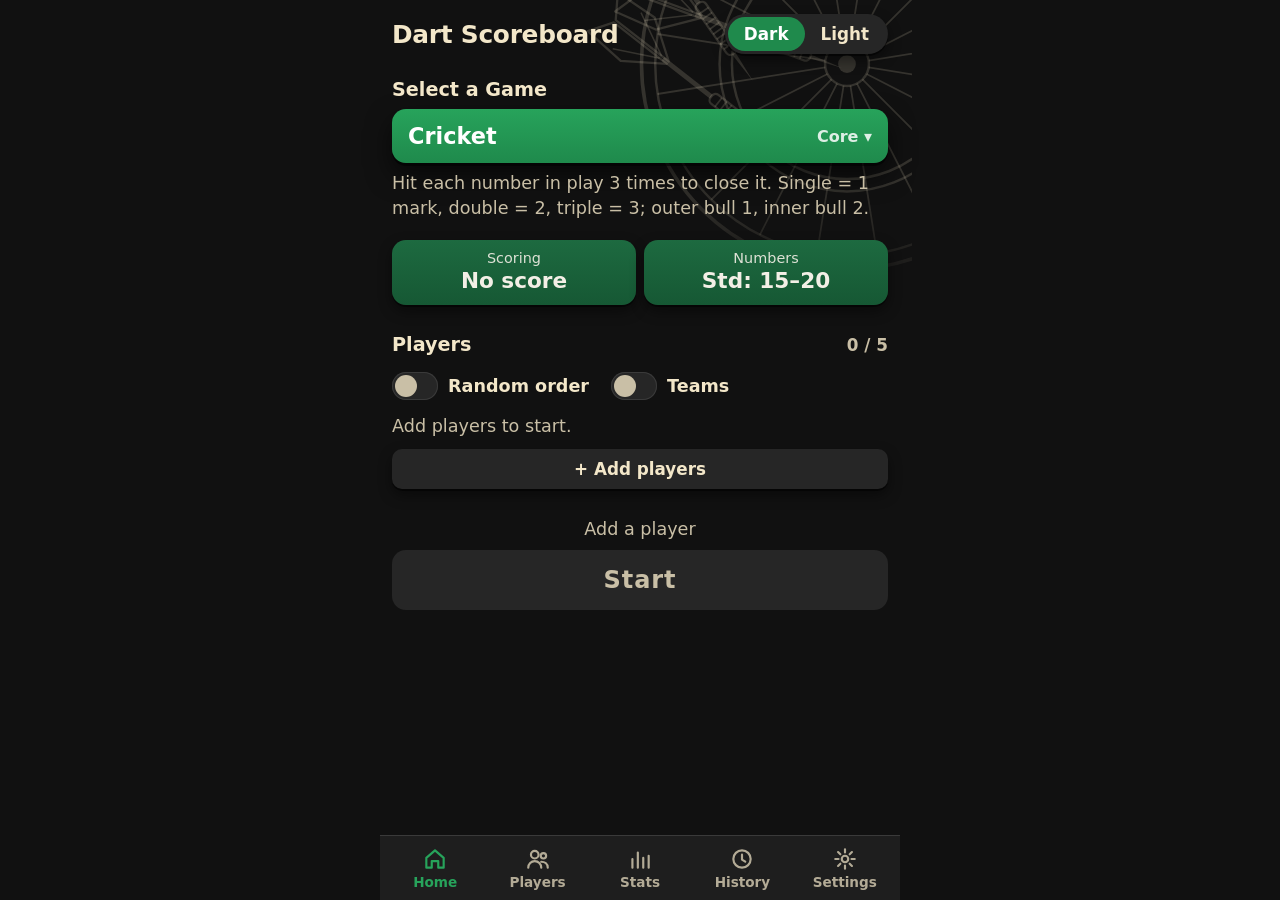
<file: index.html>
<!doctype html>
<html lang="en" data-theme="dark">
<head>
  <meta charset="utf-8">
  <meta name="viewport" content="width=device-width, initial-scale=1, viewport-fit=cover">
  <meta name="theme-color" content="#111111">
  <meta name="apple-mobile-web-app-capable" content="yes">
  <meta name="apple-mobile-web-app-status-bar-style" content="black">
  <title>Dart Scoreboard</title>
  <link rel="manifest" href="manifest.webmanifest">
  <link rel="icon" href="icons/icon.svg" type="image/svg+xml">
  <link rel="apple-touch-icon" href="icons/icon-180.png">
  <script>
    // Apply the saved theme before anything draws, so there's no flash.
    try { var t = localStorage.getItem('dartscoreboard.theme'); if (t === 'light' || t === 'dark') document.documentElement.dataset.theme = t; } catch (e) {}
  </script>
  <link rel="stylesheet" href="css/theme.css">
  <link rel="stylesheet" href="css/app.css">
  <script type="module" src="js/main.js"></script>
</head>
<body>
  <div class="app" id="app"></div>
</body>
</html>
</file>
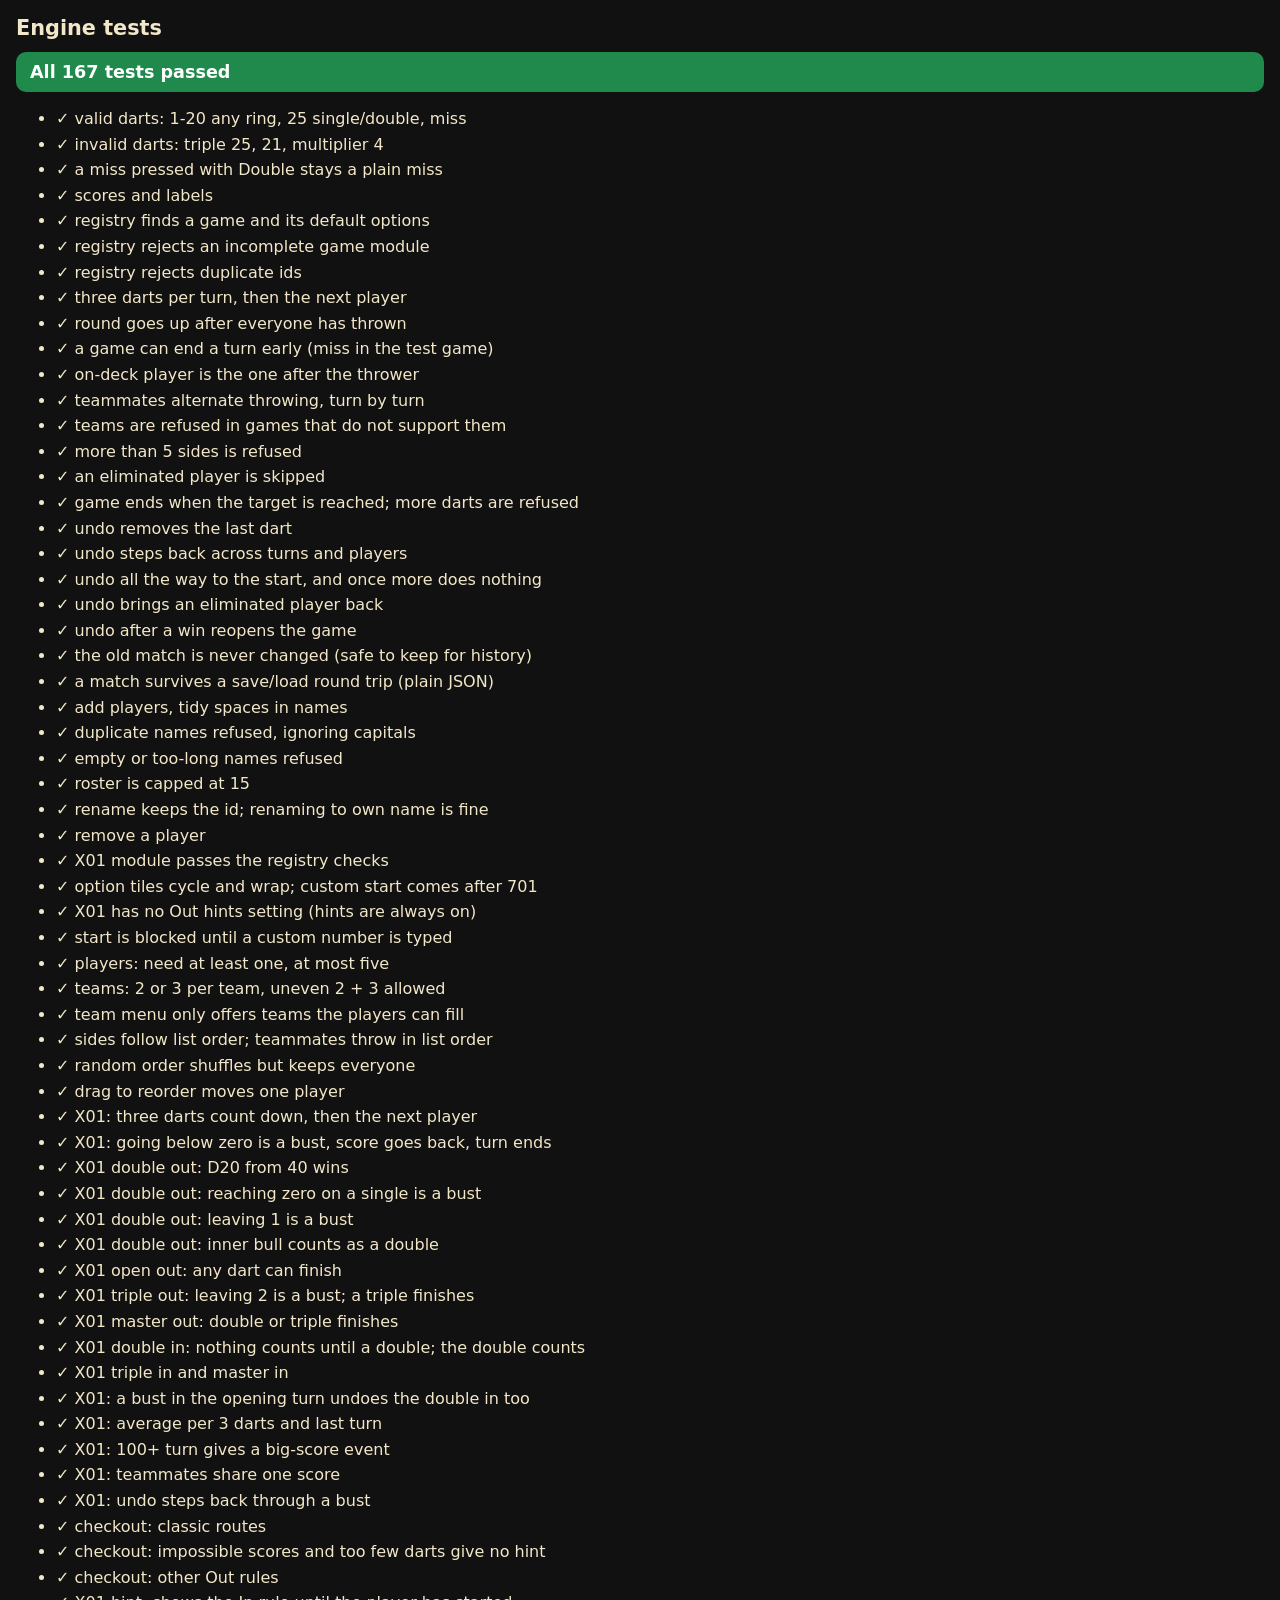
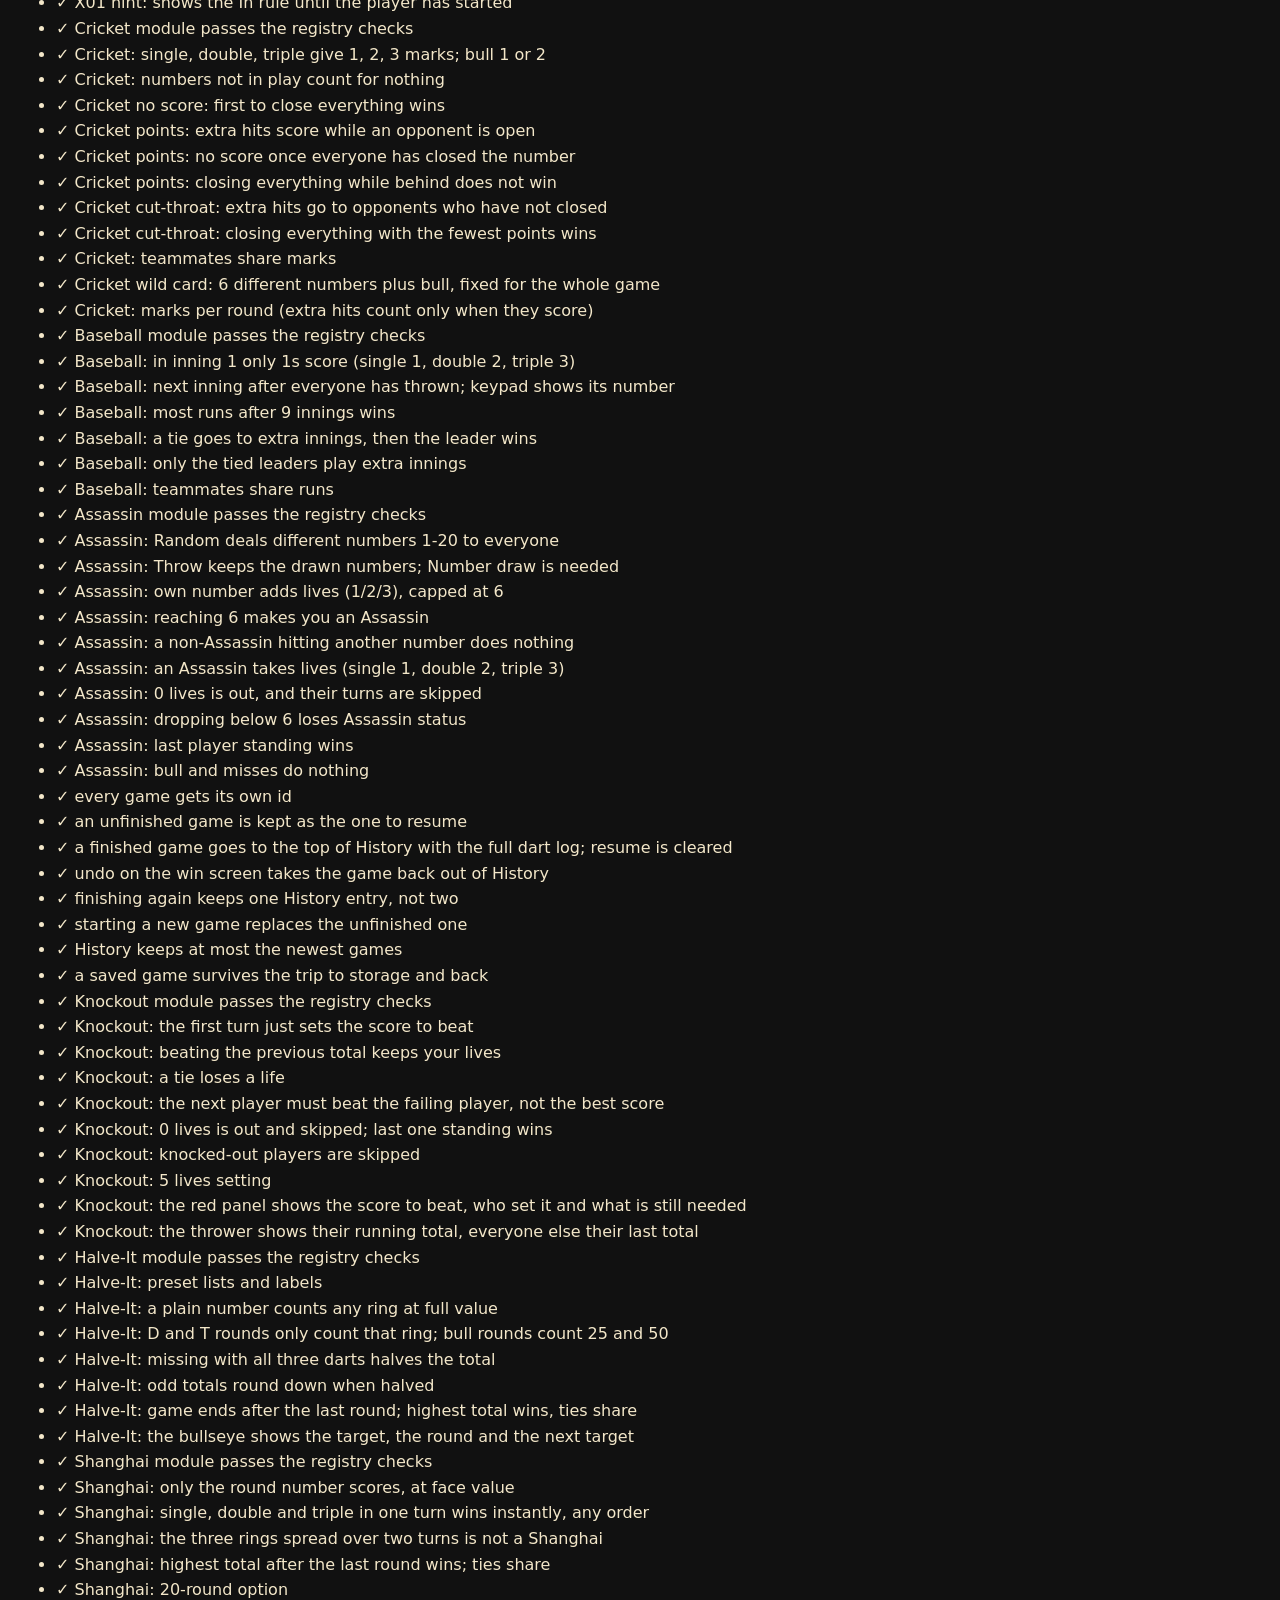
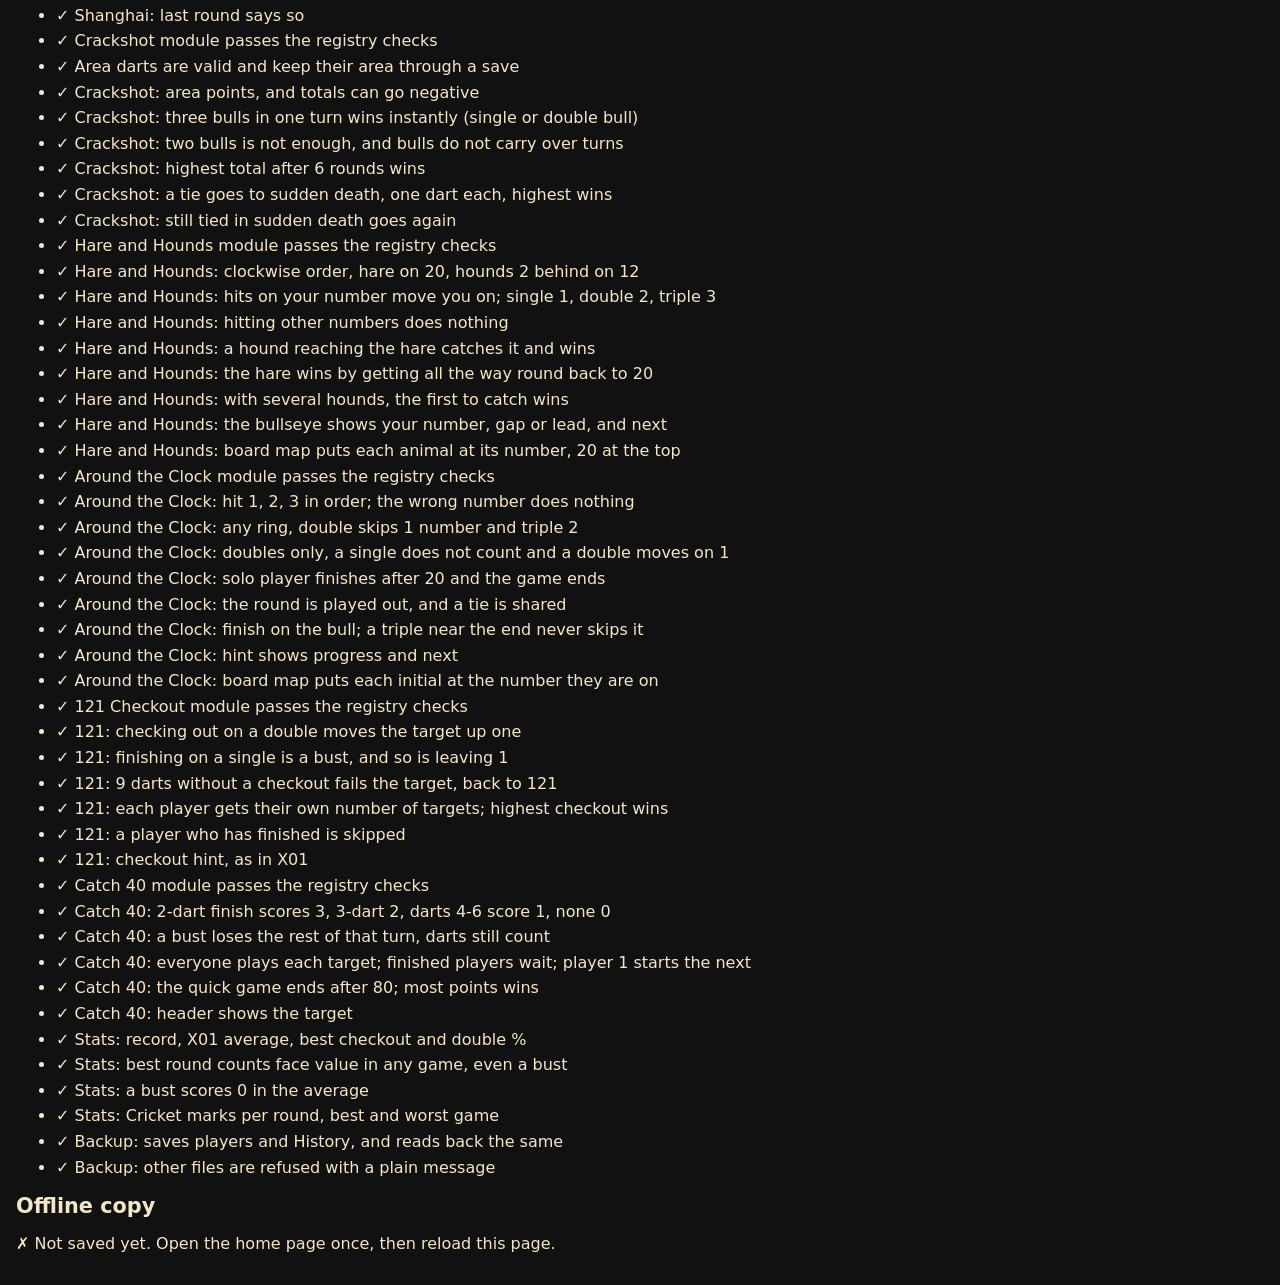
<file: tests/index.html>
<!doctype html>
<html lang="en" data-theme="dark">
<head>
  <meta charset="utf-8">
  <meta name="viewport" content="width=device-width, initial-scale=1">
  <title>Engine Tests</title>
  <link rel="stylesheet" href="../css/theme.css">
  <style>
    body { background: var(--page); color: var(--text); font-family: var(--font); margin: 0; padding: 16px; }
    h1 { font-size: 1.3rem; margin: 0 0 12px; }
    #summary { font-weight: 800; font-size: 1.1rem; padding: 10px 14px; border-radius: 10px; margin-bottom: 12px; }
    .pass { background: var(--thrower); color: var(--thrower-text); }
    .fail { background: var(--danger); color: var(--danger-text); }
    li { margin: 4px 0; line-height: 1.35; }
    li.bad { color: var(--danger); font-weight: 700; }
    pre { white-space: pre-wrap; font-size: 0.85rem; margin: 2px 0 8px; }
  </style>
</head>
<body>
  <h1>Engine tests</h1>
  <div id="summary">Running…</div>
  <ul id="results"></ul>
  <h1>Offline copy</h1>
  <p id="offline">Checking…</p>
  <script type="module" src="tests.js"></script>
</body>
</html>
</file>
<file: css/theme.css>
/* Colors for both themes. Every screen uses these variables, never raw colors.
   Dartboard palette: black, neutral greys, red, green, cream. No blue-tinted darks. */

:root,
:root[data-theme="dark"] {
  color-scheme: dark;

  /* page and surfaces */
  --page: #111111;
  --page-edge: #0b0b0b;
  --card: #262626;
  --card-text: #f3e7c9;
  --text: #f3e7c9;
  --text-muted: #c9bfa6;     /* still high contrast; never faint */
  --hairline: #3a3a3a;

  /* current thrower */
  --thrower-top: #27a35b;
  --thrower: #1f8a4c;
  --thrower-text: #ffffff;

  /* on-deck ("Next") */
  --next-outline: #f3e7c9;
  --next-tag-bg: #f3e7c9;
  --next-tag-text: #111111;

  /* checkout ("Out") bar */
  --hint-bg: rgba(39, 163, 91, 0.18);
  --hint-text: #8fe0ad;

  /* keypad band */
  --pad-band: #1e1e1e;
  --pad-border: #3a3a3a;
  --key: #2e2e2e;
  --key-top: #363636;
  --key-text: #f3e7c9;
  --key-double: #1f8a4c;
  --key-triple: #d7322d;
  --key-mod-text: #ffffff;

  /* darker, muted green: setup option tiles, quieter than the Game bar and Start */
  --accent-soft-top: #1d6a40;
  --accent-soft: #165834;
  --accent-soft-text: #f3efe6;

  /* bullseye target (Halve-It): faded treble red */
  --bull-ring: rgba(222, 58, 52, 0.55);
  --bull-gap: #1d1312;
  --bull-centre: rgba(222, 58, 52, 0.62);
  --bull-text: #ffffff;
  --bull-text-shadow: 0 2px 8px rgba(0, 0, 0, 0.6);

  /* small grey boxes, e.g. last turn's darts */
  --chip-bg: #3a3a3a;
  --chip-text: #f3e7c9;

  /* feedback */
  --danger: #d7322d;
  --danger-text: #ffffff;

  /* depth */
  --shadow-card: 0 2px 0 rgba(0, 0, 0, 0.5), 0 6px 14px rgba(0, 0, 0, 0.45);
  --shadow-thrower: 0 3px 0 rgba(0, 0, 0, 0.55), 0 12px 26px rgba(0, 0, 0, 0.6);
  --shadow-key: 0 2px 0 rgba(0, 0, 0, 0.6), 0 3px 6px rgba(0, 0, 0, 0.35);
}

:root[data-theme="light"] {
  color-scheme: light;

  --page: #f3e7c9;
  --page-edge: #eadcb8;
  --card: #fffaec;
  --card-text: #111111;
  --text: #111111;
  --text-muted: #3d3a33;
  --hairline: #d8caa6;

  --thrower-top: #27a35b;
  --thrower: #1f8a4c;
  --thrower-text: #ffffff;

  --next-outline: #111111;
  --next-tag-bg: #111111;
  --next-tag-text: #f3e7c9;

  --hint-bg: #d4efdc;
  --hint-text: #145c33;

  --pad-band: #000000;
  --pad-border: #000000;
  --key: #2e2e2e;
  --key-top: #363636;
  --key-text: #f3e7c9;
  --key-double: #1f8a4c;
  --key-triple: #d7322d;
  --key-mod-text: #ffffff;

  --accent-soft-top: #1d6a40;
  --accent-soft: #165834;
  --accent-soft-text: #f3efe6;

  --bull-ring: rgba(215, 50, 45, 0.5);
  --bull-gap: #f8eee3;
  --bull-centre: rgba(215, 50, 45, 0.58);
  --bull-text: #1a0a09;
  --bull-text-shadow: 0 1px 3px rgba(255, 250, 236, 0.8);

  --chip-bg: #dcd5c4;
  --chip-text: #111111;

  --danger: #d7322d;
  --danger-text: #ffffff;

  --shadow-card: 0 1px 0 rgba(60, 45, 10, 0.18), 0 4px 12px rgba(60, 45, 10, 0.18);
  --shadow-thrower: 0 2px 0 rgba(0, 0, 0, 0.25), 0 10px 22px rgba(20, 60, 30, 0.35);
  --shadow-key: 0 2px 0 rgba(0, 0, 0, 0.7), 0 3px 6px rgba(0, 0, 0, 0.4);
}

/* sizes and type, shared by both themes */
:root {
  --font: system-ui, -apple-system, "Segoe UI", Roboto, "Helvetica Neue", Arial, sans-serif;
  --radius-card: 14px;
  --radius-key: 10px;
  --gap: 8px;
  --gutter: 12px;
}

/* Setup screen dartboard art: cream on Dark, black on Light, very faint */
:root { --board-art: rgba(243, 231, 201, 0.16); }
:root[data-theme="light"] { --board-art: rgba(17, 17, 17, 0.11); }
</file>
<file: css/app.css>
/* Layout and components. Colors come only from css/theme.css variables. */

*, *::before, *::after { box-sizing: border-box; }

html, body { margin: 0; height: 100%; }

body {
  background: var(--page);
  color: var(--text);
  font-family: var(--font);
  -webkit-font-smoothing: antialiased;
  -webkit-tap-highlight-color: transparent;
  overscroll-behavior: none;
}

button { font: inherit; color: inherit; cursor: pointer; }

.app {
  max-width: 520px;
  min-height: 100%;
  margin: 0 auto;
  display: flex;
  flex-direction: column;
  padding-top: env(safe-area-inset-top);
}

/* ---------- top bar ---------- */
.topbar {
  display: flex;
  align-items: center;
  justify-content: space-between;
  gap: var(--gap);
  padding: 14px var(--gutter) 10px;
}
.topbar h1 { margin: 0; font-size: 1.55rem; white-space: nowrap; font-weight: 700; letter-spacing: -0.01em; }

.segmented {
  display: inline-flex;
  background: var(--card);
  border-radius: 999px;
  padding: 3px;
  box-shadow: var(--shadow-card);
}
.segmented button {
  border: 0;
  background: transparent;
  color: var(--card-text);
  font-weight: 700;
  font-size: 1.05rem;
  padding: 7px 16px;
  border-radius: 999px;
}
.segmented button[aria-pressed="true"] { background: var(--thrower); color: var(--thrower-text); }

/* ---------- sections ---------- */
.section { padding: 6px var(--gutter) 14px; }
.section h2 { margin: 8px 0; font-size: 1.2rem; font-weight: 700; }
.note { margin: 0; font-size: 1.1rem; color: var(--text-muted); line-height: 1.4; }
.note a { color: inherit; font-weight: 700; }

/* ---------- playing screen pieces (used by the step-1 preview) ---------- */
.game-header {
  display: flex;
  justify-content: space-between;
  font-weight: 500;
  font-size: 1.15rem;
  color: var(--text);
  padding: 0 2px 8px;
}

.cards { display: flex; flex-direction: column; gap: var(--gap); }

.card {
  position: relative;
  display: flex;
  align-items: center;
  justify-content: space-between;
  gap: var(--gap);
  background: var(--card);
  color: var(--card-text);
  border-radius: var(--radius-card);
  box-shadow: var(--shadow-card);
  padding: 8px 14px;
}
.card .name { font-weight: 600; letter-spacing: 0.01em; font-size: 1.35rem; }
.card .score { font-weight: 700; letter-spacing: 0.01em; font-size: 2.1rem; font-variant-numeric: tabular-nums; line-height: 1; }

.card.thrower {
  background: linear-gradient(var(--thrower-top), var(--thrower));
  color: var(--thrower-text);
  box-shadow: var(--shadow-thrower);
  padding: 12px 14px;
}
.card.thrower .slots { margin-top: 8px; }
.card.thrower .score { font-size: 3.8rem; }

.card.next { outline: 2px solid var(--next-outline); outline-offset: -2px; }
.card.next .score { font-size: 2.5rem; }

.tag {
  font-size: 0.85rem;
  font-weight: 700;
  text-transform: uppercase;
  letter-spacing: 0.06em;
  padding: 2px 7px;
  border-radius: 6px;
  background: var(--next-tag-bg);
  color: var(--next-tag-text);
  margin-left: 8px;
  vertical-align: middle;
}

.slots { display: flex; gap: 6px; }
.slot {
  min-width: 56px;
  padding: 6px 4px;
  text-align: center;
  font-size: 1.2rem;
  font-weight: 600;
  border-radius: 8px;
  background: rgba(0, 0, 0, 0.22);
}
.slot.empty { color: rgba(255, 255, 255, 0.45); }

.hint {
  display: grid;
  grid-template-columns: auto 1fr 1fr 1fr;
  align-items: center;
  margin-top: var(--gap);
  padding: 8px 14px;
  border-radius: var(--radius-card);
  background: var(--hint-bg);
  color: var(--hint-text);
  font-size: 1.35rem;
  font-weight: 600;
  letter-spacing: 0.02em;
}
.hint span { text-align: center; }
.hint .label { text-align: left; padding-right: 10px; }

/* ---------- keypad band: bottom of the screen, full width, straight top ---------- */
.keypad {
  margin-top: auto;
  background: var(--pad-band);
  border-top: 1px solid var(--pad-border);
  padding: 10px 8px calc(10px + env(safe-area-inset-bottom));
  display: grid;
  grid-template-columns: repeat(7, 1fr);
  gap: 7px;
}
.key {
  border: 0;
  height: 58px;
  border-radius: var(--radius-key);
  background: linear-gradient(var(--key-top), var(--key));
  color: var(--key-text);
  font-size: 1.7rem;
  font-weight: 500;
  box-shadow: var(--shadow-key);
}
.key:active { transform: translateY(1px); box-shadow: none; }
.keypad .bottom { grid-column: 1 / -1; display: grid; grid-template-columns: 1fr 2fr 2fr 2fr; gap: 7px; }
.key.double { background: var(--key-double); color: var(--key-mod-text); font-size: 1.25rem; font-weight: 600; letter-spacing: 0.05em; }
.key.triple { background: var(--key-triple); color: var(--key-mod-text); font-size: 1.25rem; font-weight: 600; letter-spacing: 0.05em; }
.key.undo { font-size: 1.25rem; font-weight: 600; }
.key[aria-pressed="true"] { outline: 3px solid var(--key-text); outline-offset: -3px; }

/* ================= step 2: screens, setup, players ================= */

.screen { flex: 1; padding-bottom: 12px; }
.count { font-weight: 600; color: var(--text-muted); font-size: 1.05rem; }
.note.small { font-size: 0.95rem; }
.note.center { text-align: center; margin-bottom: 8px; }
.row-between { display: flex; align-items: baseline; justify-content: space-between; }
.error { margin: 8px 0 0; color: var(--danger); font-weight: 600; font-size: 1.05rem; }

/* buttons */
.btn {
  border: 0;
  border-radius: var(--radius-key);
  background: var(--card);
  color: var(--card-text);
  font-weight: 600;
  font-size: 1.05rem;
  padding: 10px 14px;
  box-shadow: var(--shadow-card);
}
.btn.primary { background: var(--thrower); color: var(--thrower-text); }
.btn.danger { background: var(--danger); color: var(--danger-text); }
.btn.wide { width: 100%; margin-top: 10px; }
.btn.icon-btn { padding: 10px 13px; }
.btn:disabled, .chip:disabled { opacity: 0.45; cursor: default; }

/* text inputs */
input {
  font: inherit;
  font-size: 1.1rem;
  color: var(--card-text);
  background: var(--card);
  border: 1px solid var(--hairline);
  border-radius: var(--radius-key);
  padding: 10px 12px;
  min-width: 0;
}
input:focus { outline: 2px solid var(--thrower-top); outline-offset: 0; }
.add-row { display: flex; gap: var(--gap); width: 100%; }
.add-row input { flex: 1; }

/* game picker */
.game-pick {
  width: 100%;
  display: flex;
  justify-content: space-between;
  align-items: center;
  border: 0;
  border-radius: var(--radius-card);
  background: var(--card);
  color: var(--card-text);
  box-shadow: var(--shadow-card);
  padding: 14px 16px;
  font-size: 1.4rem;
  font-weight: 700;
}
.pick-group { font-size: 1rem; font-weight: 600; color: var(--text-muted); }
.rules { margin-top: 8px; }
.game-list { margin-top: 8px; display: grid; gap: 10px; }
.group-name { font-weight: 700; font-size: 0.95rem; text-transform: uppercase; letter-spacing: 0.06em; color: var(--text-muted); margin-bottom: 4px; }
.game-option {
  border: 0; border-radius: var(--radius-key); padding: 10px 14px; margin: 0 6px 6px 0;
  background: var(--card); color: var(--card-text); font-weight: 600; font-size: 1.1rem; box-shadow: var(--shadow-card);
}
.game-option[aria-pressed="true"] { background: var(--thrower); color: var(--thrower-text); }

/* option tiles: tap to cycle */
.tiles { display: grid; grid-template-columns: repeat(auto-fit, minmax(76px, 1fr)); gap: var(--gap); }
.tile {
  border: 0;
  border-radius: var(--radius-card);
  background: linear-gradient(var(--thrower-top), var(--thrower));
  color: var(--thrower-text);
  box-shadow: var(--shadow-card);
  padding: 10px 6px 12px;
  display: flex;
  flex-direction: column;
  align-items: center;
  gap: 2px;
}
.tile.off { background: var(--card); color: var(--card-text); }
.tile-label { font-size: 0.9rem; font-weight: 500; opacity: 0.9; }
.tile-value { font-size: 1.35rem; font-weight: 700; }
.tile:active { transform: translateY(1px); }
.custom-row { display: flex; align-items: center; justify-content: space-between; gap: 10px; margin-top: 10px; font-weight: 600; font-size: 1.05rem; }
.custom-row input { width: 9em; }

/* switches */
.switches { display: flex; flex-wrap: wrap; gap: 10px 22px; margin: 4px 0 10px; }
.switch { display: inline-flex; align-items: center; gap: 10px; border: 0; background: none; padding: 4px 0; font-size: 1.1rem; font-weight: 600; }
.switch-track { width: 46px; height: 28px; border-radius: 999px; background: var(--card); box-shadow: inset 0 0 0 1px var(--hairline); position: relative; transition: background 0.15s; }
.switch-knob { position: absolute; top: 3px; left: 3px; width: 22px; height: 22px; border-radius: 50%; background: var(--text-muted); transition: transform 0.15s, background 0.15s; }
.switch[aria-checked="true"] .switch-track { background: var(--thrower); }
.switch[aria-checked="true"] .switch-knob { transform: translateX(18px); background: #ffffff; }

/* picked players and roster list */
.picked, .list { list-style: none; margin: 0; padding: 0; display: flex; flex-direction: column; gap: 6px; }
.pick-row, .list-row {
  display: flex; align-items: center; gap: 10px;
  background: var(--card); color: var(--card-text);
  border-radius: var(--radius-card); box-shadow: var(--shadow-card);
  padding: 6px 8px 6px 6px;
}
.list-row { padding-left: 14px; }
.row-name { flex: 1; font-size: 1.3rem; font-weight: 600; letter-spacing: 0.01em; overflow: hidden; text-overflow: ellipsis; white-space: nowrap; }
.picked { user-select: none; -webkit-user-select: none; }
.handle { display: grid; place-items: center; width: 40px; height: 40px; color: var(--text-muted); touch-action: none; cursor: grab; }
.pick-row.dragging { outline: 2px solid var(--thrower-top); box-shadow: var(--shadow-thrower); }
.team-badge {
  width: 40px; height: 40px; border-radius: 50%;
  border: 2px solid var(--card-text); background: transparent; color: var(--card-text);
  font-weight: 700; font-size: 1.1rem;
}
.add-panel { margin-top: 10px; }
.chips { display: flex; flex-wrap: wrap; gap: 6px; margin-bottom: 10px; }
.chip {
  border: 1px solid var(--hairline); border-radius: 999px; background: var(--card); color: var(--card-text);
  padding: 8px 14px; font-weight: 600; font-size: 1.05rem;
}

/* start button */
.start-wrap { padding-top: 14px; }
.start {
  width: 100%; border: 0; border-radius: var(--radius-card); padding: 16px;
  background: linear-gradient(var(--thrower-top), var(--thrower)); color: var(--thrower-text);
  font-size: 1.5rem; font-weight: 700; letter-spacing: 0.04em; box-shadow: var(--shadow-thrower);
}
.start:disabled { background: var(--card); color: var(--text-muted); box-shadow: none; cursor: default; }

/* bottom navigation */
.tabbar {
  position: sticky; bottom: 0;
  display: grid; grid-template-columns: repeat(5, 1fr);
  background: var(--pad-band); border-top: 1px solid var(--pad-border);
  padding: 6px 4px calc(6px + env(safe-area-inset-bottom));
}
.tabbar button { border: 0; background: none; color: var(--key-text); opacity: 0.7; display: flex; flex-direction: column; align-items: center; gap: 2px; font-size: 0.85rem; font-weight: 600; padding: 4px 0; }
.tabbar button[aria-current="page"] { opacity: 1; color: var(--thrower-top); }
.icon { width: 26px; height: 26px; fill: none; stroke: currentColor; stroke-width: 2; stroke-linecap: round; stroke-linejoin: round; }

/* playing screen (step 2 placeholder) */
.match { display: flex; flex-direction: column; min-height: 100vh; min-height: 100dvh; }
.match-top { display: flex; align-items: center; justify-content: space-between; gap: 10px; padding: 10px var(--gutter) 0; }
.members { display: flex; gap: 10px; font-size: 1rem; font-weight: 500; opacity: 0.85; margin-top: 2px; }
.members .up { font-weight: 700; opacity: 1; text-decoration: underline; text-underline-offset: 4px; }

/* pop-up menu (bottom sheet) for option tiles and team letters */
.sheet-backdrop { position: fixed; inset: 0; background: rgba(0, 0, 0, 0.55); z-index: 10; }
.sheet {
  position: fixed; left: 0; right: 0; bottom: 0; z-index: 11;
  max-width: 520px; margin: 0 auto; max-height: 85vh; overflow-y: auto;
  background: var(--page); color: var(--text);
  border-radius: 20px 20px 0 0; box-shadow: 0 -10px 30px rgba(0, 0, 0, 0.5);
  padding: 14px var(--gutter) calc(16px + env(safe-area-inset-bottom));
  animation: sheet-up 0.16s ease-out;
}
@keyframes sheet-up { from { transform: translateY(30px); opacity: 0; } to { transform: none; opacity: 1; } }
.sheet-head { display: flex; justify-content: space-between; align-items: flex-start; gap: 10px; margin-bottom: 12px; }
.sheet-title { font-size: 1.4rem; font-weight: 700; }
.sheet-rows { display: flex; flex-direction: column; gap: 8px; }
.sheet-row {
  min-height: 60px; width: 100%; text-align: left;
  display: flex; flex-direction: column; justify-content: center; gap: 2px;
  border: 0; border-radius: var(--radius-card); padding: 10px 16px;
  background: var(--card); color: var(--card-text); box-shadow: var(--shadow-card);
}
.sheet-row[aria-pressed="true"] { background: linear-gradient(var(--thrower-top), var(--thrower)); color: var(--thrower-text); }
.sheet-label { font-size: 1.35rem; font-weight: 700; }
.sheet-desc { font-size: 1rem; font-weight: 500; opacity: 0.85; }

/* ================= step 3: live playing screen ================= */

.match { height: 100vh; height: 100dvh; min-height: 0; overflow: hidden; }
.match-top { padding: 8px var(--gutter) 6px; gap: 10px; }
.match-top .game-header { flex: 1; padding: 0; gap: 8px; }
.btn.small-btn { padding: 7px 11px; font-size: 0.95rem; }
.match .cards { padding: 0 var(--gutter); flex: 1; min-height: 0; overflow-y: auto; }
.match .hint { margin: var(--gap) var(--gutter) 0; }
.hint-wide { grid-column: 2 / -1; text-align: left !important; font-size: 1.1rem; }

.card-left { min-width: 0; }
.stats { font-size: 0.9rem; font-weight: 500; opacity: 0.8; margin-top: 2px; white-space: nowrap; overflow: hidden; text-overflow: ellipsis; }
.turn-row { display: flex; align-items: center; gap: 10px; margin-top: 8px; }
.turn-total { font-size: 1.5rem; font-weight: 700; min-width: 2ch; }

.key:disabled { opacity: 0.3; box-shadow: none; }
.key.undo:disabled { opacity: 0.45; }

/* 4 or 5 players/teams: tighter cards so all fit with the keypad */
.match.n4 .card, .match.n5 .card { padding-top: 5px; padding-bottom: 5px; }
.match.n4 .card .score, .match.n5 .card .score { font-size: 1.8rem; }
.match.n4 .card.next .score, .match.n5 .card.next .score { font-size: 2.1rem; }
.match.n4 .card.thrower .score, .match.n5 .card.thrower .score { font-size: 3.2rem; }
.match.n5 .card.thrower { padding-top: 8px; padding-bottom: 8px; }
.match.n5 .stats { display: none; }
.match.n5 .card.thrower .stats { display: block; }
.match.n4 .cards, .match.n5 .cards { gap: 6px; }

/* short feedback pop-ups */
.toast {
  position: fixed; left: 50%; top: 30%; transform: translateX(-50%); z-index: 20;
  padding: 14px 34px; border-radius: 18px; font-size: 2.6rem; font-weight: 700; letter-spacing: 0.04em;
  box-shadow: var(--shadow-thrower); pointer-events: none;
  animation: pop 0.18s ease-out;
}
.toast.bust { background: var(--danger); color: var(--danger-text); text-transform: uppercase; }
.toast.big { background: linear-gradient(var(--thrower-top), var(--thrower)); color: var(--thrower-text); }
@keyframes pop { from { transform: translateX(-50%) scale(0.7); opacity: 0; } to { transform: translateX(-50%) scale(1); opacity: 1; } }

/* game over */
.win-title { font-size: 1.8rem; font-weight: 700; text-align: center; margin: 6px 0 14px; color: var(--thrower-top); }
.sheet-row.danger { background: var(--danger); color: var(--danger-text); }
.sheet > .note { margin: 6px 0 12px; }
.match-top .game-header { font-size: 1rem; align-items: center; }
.match-top .game-header span:last-child { white-space: nowrap; }
.btn.small-btn { font-size: 1.4rem; line-height: 1; padding: 6px 13px 8px; }
.card.thrower .slots { margin-top: 6px; }
.stats b { font-weight: 700; opacity: 1; }
.card.thrower .stats { opacity: 0.95; margin-top: 6px; }

/* ================= step 4: Cricket marks board ================= */

.marks-board {
  flex: 1; min-height: 0;
  margin: 0 var(--gutter);
  display: grid;
  grid-template-columns: 58px repeat(var(--cols), minmax(0, 1fr));
  grid-template-rows: auto repeat(var(--rows), minmax(34px, 1fr));
  gap: 4px;
}
.mcorner { }
.mhead {
  position: relative;
  min-width: 0;
  background: var(--card); color: var(--card-text);
  border-radius: 12px 12px 6px 6px; box-shadow: var(--shadow-card);
  padding: 8px 4px 6px; text-align: center;
}
.mhead.thrower { background: linear-gradient(var(--thrower-top), var(--thrower)); color: var(--thrower-text); box-shadow: var(--shadow-thrower); }
.mhead.next { outline: 2px solid var(--next-outline); outline-offset: -2px; }
.mhead .tag { position: absolute; top: -9px; left: 50%; transform: translateX(-50%); margin: 0; font-size: 0.7rem; padding: 1px 6px; }
.mname { font-size: 1.05rem; font-weight: 600; letter-spacing: 0.01em; white-space: nowrap; overflow: hidden; text-overflow: ellipsis; }
.mmembers { font-size: 0.78rem; font-weight: 500; opacity: 0.85; white-space: nowrap; overflow: hidden; text-overflow: ellipsis; }
.mmembers .up { font-weight: 700; opacity: 1; text-decoration: underline; text-underline-offset: 3px; }
.mpoints { font-size: 1.6rem; font-weight: 700; line-height: 1.1; margin-top: 2px; font-variant-numeric: tabular-nums; }

.mlabel {
  display: grid; place-items: center;
  border-radius: 10px;
  background: var(--key); color: var(--key-text);
  font-size: 1.35rem; font-weight: 700;
}
.mlabel.dead { opacity: 0.35; text-decoration: line-through; }
.mcell {
  display: grid; place-items: center; min-height: 0;
  background: var(--card); color: var(--card-text); border-radius: 8px;
}
.mcell.thrower { box-shadow: inset 0 0 0 2px var(--thrower-top); }
.mcell.dead { opacity: 0.45; }
.mark { width: 30px; height: 30px; fill: none; stroke: currentColor; stroke-width: 3; stroke-linecap: round; }

.turn-strip {
  display: flex; align-items: center; gap: 10px;
  margin: var(--gap) var(--gutter) 0; padding: 8px 12px;
  border-radius: var(--radius-card);
  background: linear-gradient(var(--thrower-top), var(--thrower)); color: var(--thrower-text);
  box-shadow: var(--shadow-thrower);
}
.strip-name { font-weight: 700; font-size: 1.15rem; flex: 1; min-width: 0; white-space: nowrap; overflow: hidden; text-overflow: ellipsis; }
.strip-stat { font-size: 0.95rem; font-weight: 600; white-space: nowrap; }
.turn-strip .slot { min-width: 48px; font-size: 1.05rem; }
.match.n5 .marks-board { grid-template-columns: 50px repeat(5, minmax(0, 1fr)); gap: 3px; }
.match.n5 .mname { font-size: 0.95rem; }
.match.n5 .mpoints { font-size: 1.35rem; }
.match.n4 .mname { font-size: 0.95rem; }
.match.n5 .mname { font-size: 0.85rem; letter-spacing: 0; }
.match.n4 .mhead, .match.n5 .mhead { padding-left: 2px; padding-right: 2px; }

/* Cricket board v2 (Mark's feedback 2026-11-18): shorter rows, bigger marks,
   a "Darts" row under every column, no separate turn strip. */
.marks-board {
  flex: 1;
  align-content: start;
  grid-template-rows: auto repeat(var(--rows), 40px) auto;
}
.mcell { padding: 1px; }
.mark { width: 36px; height: 36px; stroke-width: 3.2; }
.mpoints { font-size: 1.45rem; }
.mstat { font-size: 0.72rem; font-weight: 600; opacity: 0.85; white-space: nowrap; overflow: hidden; text-overflow: ellipsis; }
.mlabel.throws-label { font-size: 0.8rem; font-weight: 600; background: none; color: var(--text-muted); }

.mthrows {
  display: grid; grid-template-columns: repeat(3, minmax(0, 1fr)); gap: 2px;
  background: var(--chip-bg); color: var(--chip-text);
  border-radius: 8px; padding: 4px 2px;
  font-size: 0.82rem; font-weight: 600; text-align: center;
  font-variant-numeric: tabular-nums; letter-spacing: -0.01em;
}
.mthrows span { white-space: nowrap; overflow: hidden; }
.mthrows.now { background: linear-gradient(var(--thrower-top), var(--thrower)); color: var(--thrower-text); box-shadow: var(--shadow-card); }
.match.n4 .mthrows, .match.n5 .mthrows { font-size: 0.7rem; padding: 4px 1px; gap: 1px; letter-spacing: -0.03em; }

/* word keys like "Bull" */
.key.word { font-size: 1.15rem; }

/* Cricket board v3 (Mark, 2026-11-18): rows about 35% taller (40 -> 54px) where the
   screen has room, never shorter than 40px; marks grow with the row. */
.marks-board { grid-template-rows: auto repeat(var(--rows), minmax(40px, 54px)) auto; }
.mcell { overflow: hidden; }
.mark { width: auto; height: min(48px, calc(100% - 6px)); aspect-ratio: 1; stroke-width: 3.4; }

/* ================= step 5: Baseball and Assassin ================= */

/* lives as pips (Assassin) */
.lives { display: flex; gap: 5px; margin-top: 6px; }
.pip { width: 14px; height: 14px; border-radius: 50%; border: 2px solid currentColor; opacity: 0.5; }
.pip.on { background: currentColor; opacity: 1; }
.badge {
  margin-left: 8px; vertical-align: middle;
  font-size: 0.75rem; font-weight: 700; letter-spacing: 0.06em; text-transform: uppercase;
  padding: 2px 7px; border-radius: 6px;
  background: var(--card-text); color: var(--card);
}
.card.thrower .badge { background: var(--thrower-text); color: var(--thrower); }
.badge.badge-out { background: var(--danger); color: var(--danger-text); }
.card.is-out { opacity: 0.45; }
.main-label { font-size: 0.9rem; font-weight: 600; opacity: 0.8; margin-right: 4px; vertical-align: top; }
.match.n4 .lives .pip, .match.n5 .lives .pip { width: 11px; height: 11px; }
.match.n5 .lives { margin-top: 3px; }

/* feedback pop-ups with longer text */
.toast.long { font-size: 1.6rem; white-space: nowrap; max-width: calc(100vw - 24px); text-align: center; padding: 12px 22px; }
.toast.info { background: var(--card); color: var(--card-text); outline: 2px solid var(--thrower-top); }

/* Baseball: one big key for the inning's number */
.keypad.one-key > .key:first-child { grid-column: 1 / -1; font-size: 2rem; height: 64px; }

/* Number draw screen */
.draw-prompt { margin: 6px 0 14px; }
.draw-who { font-size: 1.45rem; font-weight: 700; margin-bottom: 4px; }
.draw-grid { display: grid; grid-template-columns: repeat(5, 1fr); gap: 8px; }
.draw-key { height: 62px; display: flex; flex-direction: column; align-items: center; justify-content: center; line-height: 1.1; }
.draw-key.taken { background: var(--card); color: var(--text-muted); opacity: 1; }
.draw-owner { font-size: 0.7rem; font-weight: 600; max-width: 100%; overflow: hidden; text-overflow: ellipsis; white-space: nowrap; }
.draw-list { list-style: none; padding: 0; margin: 14px 0 0; display: grid; grid-template-columns: 1fr 1fr; gap: 6px 14px; }
.draw-list li { display: flex; justify-content: space-between; font-size: 1.1rem; font-weight: 600; border-bottom: 1px solid var(--hairline); padding: 4px 0; }
.draw-actions { display: flex; gap: 10px; margin-top: 16px; align-items: stretch; }
.draw-actions .start { flex: 1; }
.match.draw { overflow-y: auto; }
/* life dots sit on the name line */
.name .lives { display: inline-flex; margin: 0 0 0 10px; vertical-align: middle; gap: 4px; }
.name .pip { width: 12px; height: 12px; }
.match.n4 .name .pip, .match.n5 .name .pip { width: 10px; height: 10px; }
.match.n5 .name .lives { margin-left: 6px; gap: 3px; }

/* ================= Mark's feedback on step 5 (2026-11-18) ================= */

/* Assassin badge in red so it stands out (Out badge stays red too, but cards are dimmed) */
.badge:not(.badge-out), .card.thrower .badge:not(.badge-out) { background: var(--danger); color: var(--danger-text); }

/* decorative graphic between sections; shrinks or hides when space is short */
.match.has-art .cards { flex: 0 1 auto; }
.match-art { flex: 1; min-height: 0; display: flex; align-items: center; justify-content: center; padding: 8px var(--gutter); overflow: hidden; }
.art { height: 100%; width: auto; max-width: 100%; max-height: 230px; }
.match-art.art-diamond .art { opacity: 0.35; max-height: 170px; }

/* Baseball pad: Miss and target tiles, then Double / Triple / Undo */
.target-row { grid-column: 1 / -1; display: grid; grid-template-columns: 1fr 1fr; gap: 10px; }
.target-tile, .miss-tile { height: clamp(84px, 20vh, 170px); border-radius: var(--radius-card); }
.target-tile { background: linear-gradient(var(--thrower-top), var(--thrower)); color: var(--thrower-text); font-size: 3.4rem; }
.miss-tile { font-size: 1.8rem; }
.keypad .bottom.no-miss { grid-template-columns: 1fr 1fr 1fr; }
/* Hide the graphic when there isn't room for it to look like anything (e.g. 5 players on a small phone). */
.match-art { container-type: size; }
@container (max-height: 64px) { .art { display: none; } }

/* Mark's feedback (2026-11-18, round 2) */
/* bigger, more spaced life dots so they're easy to count */
.name .lives { gap: 8px; margin-left: 12px; }
.name .pip { width: 16px; height: 16px; border-width: 2px; }
.match.n4 .name .pip, .match.n5 .name .pip { width: 14px; height: 14px; }
.match.n4 .name .lives, .match.n5 .name .lives { gap: 6px; margin-left: 10px; }

/* Baseball tiles: bigger, bold text */
.miss-tile { font-size: 2.6rem; font-weight: 800; }
.target-tile { font-size: 4.8rem; font-weight: 800; }

/* last turn's darts shown on the other players' cards (Baseball) */
.mini-darts { display: inline-flex; gap: 4px; margin-left: 10px; vertical-align: middle; }
.mini-darts span {
  min-width: 30px; padding: 2px 4px; border-radius: 6px; text-align: center;
  background: var(--chip-bg); color: var(--chip-text);
  font-size: 0.85rem; font-weight: 700;
}

/* Mark's feedback (2026-11-18, round 3) */
/* Assassin: first 3 dots red while a player has 3 lives or fewer */
.lives .pip.risk { border-color: var(--danger); opacity: 1; }
.lives .pip.risk.on { background: var(--danger); }
.card.thrower .lives .pip.risk { border-color: #ff4d47; box-shadow: 0 0 0 1.5px rgba(0, 0, 0, 0.35); }
.card.thrower .lives .pip.risk.on { background: #ff4d47; }

/* Setup: Game bar in the same green as Start; option tiles a lighter green */
.game-pick {
  background: linear-gradient(var(--thrower-top), var(--thrower));
  color: var(--thrower-text);
  box-shadow: var(--shadow-thrower);
}
.game-pick .pick-group { color: var(--thrower-text); opacity: 0.85; }
.tile:not(.off) { background: linear-gradient(var(--accent-soft-top), var(--accent-soft)); color: var(--accent-soft-text); }

/* Pop-up menus sit in the middle of the screen (Mark, 2026-11-18) instead of at the bottom. */
.sheet {
  top: 0; bottom: 0; left: var(--gutter); right: var(--gutter);
  margin: auto;
  height: fit-content;
  max-width: 488px;
  max-height: 85vh;
  border-radius: 20px;
  padding: 16px var(--gutter) 16px;
  box-shadow: 0 16px 40px rgba(0, 0, 0, 0.55);
  animation: sheet-pop 0.16s ease-out;
}
@keyframes sheet-pop { from { transform: scale(0.94); opacity: 0; } to { transform: none; opacity: 1; } }
.sheet { border: 1px solid var(--hairline); }

/* ================= step 6: resume and History ================= */

.resume-bar {
  width: 100%; text-align: left; border: 0; cursor: pointer;
  display: flex; flex-direction: column; gap: 2px;
  padding: 12px 16px; border-radius: var(--radius-card);
  background: linear-gradient(var(--thrower-top), var(--thrower)); color: var(--thrower-text);
  box-shadow: var(--shadow-thrower);
}
.resume-label { font-size: 1.3rem; font-weight: 700; }
.resume-label::after { content: ' ›'; }
.resume-what { font-size: 1rem; font-weight: 600; }
.resume-who { font-size: 0.95rem; font-weight: 500; opacity: 0.9; white-space: nowrap; overflow: hidden; text-overflow: ellipsis; }

.history-list { gap: 8px; }
.history-row {
  width: 100%; text-align: left; border: 0; cursor: pointer;
  display: flex; flex-direction: column; gap: 3px;
  padding: 10px 14px; border-radius: var(--radius-card);
  background: var(--card); color: var(--card-text); box-shadow: var(--shadow-card);
}
.history-top { display: flex; justify-content: space-between; gap: 10px; align-items: baseline; }
.history-game { font-weight: 700; font-size: 1.05rem; }
.history-date { font-size: 0.85rem; font-weight: 500; color: var(--text-muted); white-space: nowrap; }
.history-winner { font-size: 1.25rem; font-weight: 700; }
.winner-label, .result-banner span {
  font-size: 0.72rem; font-weight: 700; letter-spacing: 0.06em; text-transform: uppercase;
  padding: 2px 7px; border-radius: 6px; vertical-align: middle; margin-right: 4px;
  background: var(--thrower); color: var(--thrower-text);
}
.history-players { font-size: 0.95rem; font-weight: 500; color: var(--text-muted); }

/* a finished game opened from History: no keypad, nothing to tap but Back */
.match.past { height: auto; min-height: 100vh; overflow: visible; }
.match.past .cards, .match.past .marks-board { flex: 0 0 auto; }
.result-banner { margin: 2px var(--gutter) 10px; font-size: 1.3rem; font-weight: 700; }

/* 5 players: a slightly tighter thrower card so every card fits on a small phone */
.match.n5 .card.thrower .slots { margin-top: 4px; }
.match.n5 .card.thrower .slot { padding: 3px 4px; font-size: 1.05rem; }
.match.n5 .card.thrower .stats { margin-top: 3px; }

/* ================= Knockout layout (Mark chose mockup Option 2, 2026-11-18) ================= */

/* score area: optional life dots, then the big number */
.score-side { display: flex; align-items: center; gap: 10px; flex-shrink: 0; }
.score-side .lives { display: inline-flex; gap: 5px; margin: 0; }
.score-side .pip { width: 13px; height: 13px; }

/* on-deck card keeps its outline and NEXT tag but not the bigger score */
.match.plain-next .card.next .score { font-size: 2.1rem; }
.match.plain-next.n4 .card.next .score, .match.plain-next.n5 .card.next .score { font-size: 1.8rem; }
.match.plain-next .mini-darts span { min-width: 26px; font-size: 0.8rem; }

/* the big red "score to beat" panel fills the space under the players */
.match.has-panel .cards { flex: 0 1 auto; }
.beat-panel {
  flex: 1; min-height: 64px; max-height: 190px;
  margin: 8px var(--gutter) 10px; padding: 10px 18px;
  border-radius: 16px;
  background: linear-gradient(#e0413b, var(--danger));
  color: var(--danger-text);
  box-shadow: var(--shadow-thrower);
  display: grid; grid-template-columns: 1fr auto; grid-template-rows: auto auto auto;
  align-content: center; align-items: center; gap: 2px 12px;
}
.bp-label { font-size: 1rem; font-weight: 700; letter-spacing: 0.08em; text-transform: uppercase; opacity: 0.92; }
.bp-num { grid-column: 2; grid-row: 1 / span 3; font-size: 4.2rem; font-weight: 700; line-height: 1; font-variant-numeric: tabular-nums; }
.bp-who { font-size: 1rem; font-weight: 600; opacity: 0.92; }
.bp-need { font-size: 1.3rem; font-weight: 700; }
/* when the panel is squeezed (5 players, small phone) it becomes one compact row */
.match.n5 .beat-panel { grid-template-rows: auto; grid-template-columns: auto 1fr auto; padding: 6px 14px; }
.match.n5 .bp-who { display: none; }
.match.n5 .bp-num { grid-column: 3; grid-row: 1; font-size: 2.6rem; }
.match.n5 .bp-need { grid-column: 2; text-align: right; }
/* 4-5 players: slimmer dots, dart boxes and NEXT tag so each card stays on one line, even with 5 lives */
.match.plain-next.n4 .score-side .pip, .match.plain-next.n5 .score-side .pip { width: 10px; height: 10px; }
.match.plain-next.n4 .score-side .lives, .match.plain-next.n5 .score-side .lives { gap: 3px; }
.match.plain-next.n4 .score-side, .match.plain-next.n5 .score-side { gap: 8px; }
.match.plain-next.n4 .mini-darts, .match.plain-next.n5 .mini-darts { gap: 3px; margin-left: 6px; }
.match.plain-next.n4 .mini-darts span, .match.plain-next.n5 .mini-darts span { min-width: 22px; padding: 1px 3px; font-size: 0.72rem; }
.match.plain-next.n4 .card .tag, .match.plain-next.n5 .card .tag { font-size: 0.7rem; padding: 1px 5px; margin-left: 6px; }

/* Knockout red bar, round 2 (Mark, 2026-11-18): only as tall as its three lines of text,
   and its number the same size as the current thrower's score. It no longer fills spare space. */
.beat-panel { flex: 0 0 auto; min-height: 0; max-height: none; padding: 8px 16px; }
.bp-num { font-size: 3.8rem; }
.match.n4 .bp-num { font-size: 3.2rem; }
.match.n5 .bp-num { font-size: 3.2rem; }
.match.n5 .beat-panel { padding: 4px 14px; }

/* ================= Halve-It bullseye target (Mark's chosen mockup, 2026-11-21) ================= */

.match.has-target .cards { flex: 0 1 auto; }
.target-space {
  flex: 1; min-height: 0;
  display: flex; align-items: center; justify-content: center;
  padding: 8px var(--gutter);
  container-type: size;
}
.bull-tile { display: flex; flex-direction: column; align-items: center; gap: 6px; width: 100%; }
.disc { position: relative; height: calc(80cqh - 34px); aspect-ratio: 1; container-type: size; }
.disc > svg { position: absolute; inset: 0; width: 100%; height: 100%; }
.disc-label {
  position: absolute; left: 0; right: 0; top: 2.5%; text-align: center;
  font-weight: 700; font-size: 8cqh; letter-spacing: 0.08em; text-transform: uppercase;
  color: var(--bull-text); text-shadow: var(--bull-text-shadow);
}
.disc-num {
  position: absolute; left: 50%; top: 50%; transform: translate(-50%, -50%);
  font-weight: 700; line-height: 1; font-size: 56cqh; font-variant-numeric: tabular-nums;
  color: var(--bull-text); text-shadow: var(--bull-text-shadow); white-space: nowrap;
}
.disc-num.len-4 { font-size: 44cqh; }     /* e.g. Bull */
.disc-num.len-long { font-size: 41cqh; }  /* e.g. Inner bull: spreads over the background */
.bull-foot {
  width: min(100%, 300px); display: flex; justify-content: space-between; align-items: baseline;
  font-size: 1.1rem; font-weight: 600; color: var(--text-muted);
}
.bull-foot b { color: var(--text); font-weight: 700; font-size: 1.25rem; }

/* very little room (5 players, small phone): one row, a small bullseye between Round and Next */
@container (max-height: 96px) {
  .bull-tile { flex-direction: row; justify-content: space-between; gap: 8px; height: 100%; }
  .bull-tile .disc { order: 2; height: min(100%, 76px); }
  .bull-tile .disc-label { display: none; }
  .bull-tile .disc-num { font-size: 56cqh; }
  .bull-tile .disc-num.len-4 { font-size: 44cqh; }
  .bull-tile .disc-num.len-long { font-size: 38cqh; }
  .bull-foot { display: contents; }
  .bull-foot span:first-child { order: 1; flex: 1; }
  .bull-foot span:last-child { order: 3; flex: 1; text-align: right; }
}

/* 5 players on a bullseye screen: the current player's card is one slim line
   (name, darts and score side by side; no stats line) to leave room for the target */
.match.has-target.n5 .card.thrower { padding-top: 6px; padding-bottom: 6px; }
.match.has-target.n5 .card.thrower .card-left { display: flex; align-items: center; gap: 10px; }
.match.has-target.n5 .card.thrower .slots { margin-top: 0; }
.match.has-target.n5 .card.thrower .stats { display: none; }

/* Halve-It bullseye, round 2 (Mark, 2026-11-21): on real phones the browser bars leave less
   height, which tipped the target into the tiny strip. Now, whenever the space is too short
   for Round/Next to sit under the bullseye, they move to its left and right and the bullseye
   uses the full height, keeping TARGET and a big number. */
@container (max-height: 190px) {
  .bull-tile { flex-direction: row; justify-content: space-between; align-items: center; gap: 8px; height: 100%; }
  .bull-tile .disc { order: 2; height: min(100%, 170px); }
  .bull-tile .disc-label { display: block; }
  .bull-tile .disc-num { font-size: 56cqh; }
  .bull-tile .disc-num.len-4 { font-size: 44cqh; }
  .bull-tile .disc-num.len-long { font-size: 38cqh; }
  .bull-foot { display: contents; }
  .bull-foot span:first-child { order: 1; flex: 1; }
  .bull-foot span:last-child { order: 3; flex: 1; text-align: right; }
}
/* TARGET only when the bullseye is big enough to hold it */
@container (max-height: 74px) { .disc-label { display: none !important; } }

/* Short screens (a phone with browser bars): slightly shorter keys in Halve-It for more target room */
@media (max-height: 720px) {
  .match.has-target .keypad .key { height: 50px; }
  .match.has-target .keypad { padding-top: 8px; gap: 6px; }
}
/* Short screens in Halve-It: the slim one-line current-player card (as with 5 players),
   so the bullseye gets the room it has on a desktop browser */
@media (max-height: 720px) {
  .match.has-target .card.thrower { padding-top: 6px; padding-bottom: 6px; }
  .match.has-target .card.thrower .card-left { display: flex; align-items: center; gap: 10px; }
  .match.has-target .card.thrower .slots { margin-top: 0; }
  .match.has-target .card.thrower .stats { display: none; }
}

/* Shanghai instant win: a kicker line above the winner's name */
.win-kicker { text-align: center; font-size: 1rem; font-weight: 700; letter-spacing: 0.12em; text-transform: uppercase; color: var(--danger); }

/* Shanghai: plain round numbers drawn larger on the bull (about twice the thrower's score on a phone) */
.disc-num.len-big { font-size: 74cqh; }
@container (max-height: 190px) { .bull-tile .disc-num.len-big { font-size: 74cqh; } }
/* Round / Next beside the bullseye always stay on one line (e.g. "Round 12/20") */
@container (max-height: 190px) {
  .bull-foot span { white-space: nowrap; font-size: 1rem; }
  .bull-foot b { font-size: 1.1rem; }
}

/* ================= Crackshot: vertical stack of board-area buttons (Mark's layout, 2026-11-21) ================= */
.keypad.zone-pad { display: flex; flex-direction: column; gap: 8px; }
.zone-row { display: flex; gap: 8px; }
.zkey {
  flex: 1; border: 0; border-radius: var(--radius-key); height: 62px;
  display: flex; align-items: center; justify-content: center; gap: 10px;
  font-weight: 700; color: #fff; box-shadow: var(--shadow-key); cursor: pointer;
}
.zkey:active { transform: translateY(1px); box-shadow: none; }
.zkey:focus-visible { outline: 3px solid var(--key-text); outline-offset: -3px; }
.zkey .zname { font-size: 1.25rem; }
.zkey .zpts { font-size: 1.45rem; font-variant-numeric: tabular-nums; }
.z-plus  { background: linear-gradient(#2a6b45, #1f5536); }
.z-plus2 { background: linear-gradient(#2a8a55, #207143); }
.z-plus3 { background: linear-gradient(var(--thrower-top), var(--thrower)); }
.z-fire  { background: linear-gradient(#e0413b, var(--danger)); }
.z-minus { background: linear-gradient(#5e2c29, #4a2120); }
.z-undo  { background: linear-gradient(var(--key-top), var(--key)); color: var(--key-text); }
.z-undo:disabled { opacity: 0.45; }
@media (max-height: 720px) { .zkey { height: 54px; } }
/* Crackshot on short screens or with 5 players: slim one-line current-player card, so all cards fit */
@media (max-height: 720px) {
  .match.has-zonepad .card.thrower { padding-top: 6px; padding-bottom: 6px; }
  .match.has-zonepad .card.thrower .card-left { display: flex; align-items: center; gap: 10px; }
  .match.has-zonepad .card.thrower .slots { margin-top: 0; }
  .match.has-zonepad .card.thrower .stats { display: none; }
}
.match.has-zonepad.n5 .card.thrower { padding-top: 6px; padding-bottom: 6px; }
.match.has-zonepad.n5 .card.thrower .card-left { display: flex; align-items: center; gap: 10px; }
.match.has-zonepad.n5 .card.thrower .slots { margin-top: 0; }
.match.has-zonepad.n5 .card.thrower .stats { display: none; }

/* Bullseye screens: the player list never shrinks (no hidden scroll); the bullseye gives way instead */
.match.has-target .cards { flex-shrink: 0; }
.match.has-target .cards { overflow: visible; }

/* ================= Hare and Hounds animals (Mark, 2026-11-21) ================= */
/* Each player's animal before their name: red bunny for the hare, a coloured hound for each hound */
.name-animal { display: inline-block; vertical-align: middle; margin-right: 8px; }
.name-animal .animal { width: 38px; height: auto; display: block; }

/* Board map: small animals round the outside of the bullseye at each player's number */
.ring-marker { position: absolute; width: 17%; transform: translate(-50%, -50%); z-index: 2; pointer-events: none; }
.ring-marker .animal { width: 100%; height: auto; display: block; }
.ring-marker.now { width: 22%; z-index: 3; filter: drop-shadow(0 0 4px rgba(255, 255, 255, 0.55)); }
/* Leave room round the bullseye for the animals (they sit outside the outer ring) */
.bull-tile:has(.ring-marker) .disc { height: calc(80cqh - 34px - 44px); margin: 22px 0; }
@container (max-height: 190px) {
  .bull-tile:has(.ring-marker) .disc { height: min(calc(100% - 44px), 150px); margin: 0 26px; }
}
/* Hare and Hounds, round 2: animals sit ON the outer edge, so the bullseye only needs a
   small margin and stays big; markers a bit larger; the name never wraps under its animal. */
.ring-marker { width: 21%; }
.ring-marker.now { width: 27%; }
.bull-tile:has(.ring-marker) .disc { height: calc(80cqh - 34px - 22px); margin: 11px 0; }
@container (max-height: 190px) {
  .bull-tile:has(.ring-marker) .disc { height: min(calc(100% - 22px), 160px); margin: 0 24px; }
}
.card .name:has(.name-animal) { white-space: nowrap; flex-shrink: 0; }
.match.has-target .card.thrower .name-animal .animal { width: 34px; }
/* With the board map, the animals ride the outer ring, so TARGET moves just inside it
   (into the dark band above the number) where they can't cover it. */
.bull-tile:has(.ring-marker) .disc-label { top: 15%; font-size: 7.5cqh; }
/* Slim green card with an animal: tighter dart boxes so nothing runs into the score */
.match.has-target .card.thrower:has(.name-animal) .slot { min-width: 38px; padding: 3px 2px; font-size: 0.95rem; }
.match.has-target .card.thrower:has(.name-animal) .slots { gap: 4px; }

/* Hare and Hounds, round 3 (Mark, 2026-11-21): no Gap/Next line, so the bullseye uses the whole
   area (bigger bullseye, number and TARGET); every animal the same size, centred on the ring edge. */
.bull-tile.no-foot { flex-direction: column; height: 100%; justify-content: center; }
.bull-tile.no-foot .disc,
.bull-tile.no-foot:has(.ring-marker) .disc { height: min(calc(100cqh - 30px), calc(100cqw - 40px), 300px); margin: 0; }
@container (max-height: 190px) {
  .bull-tile.no-foot { flex-direction: column; }
  .bull-tile.no-foot .disc,
  .bull-tile.no-foot:has(.ring-marker) .disc { height: min(calc(100cqh - 30px), 300px); margin: 0; }
  .bull-tile.no-foot .disc-label { display: block; }
}
.bull-tile.no-foot .disc-label { top: 13%; font-size: 9cqh; }
.bull-tile.no-foot .disc-num { top: 55%; font-size: 62cqh; }
.ring-marker, .ring-marker.now { width: 20%; }
/* Animals are 20% of the bullseye wide and centred on its edge, so they stick out 10% each
   side: size the bullseye so bullseye + overhang exactly fills the space. */
.bull-tile.no-foot .disc,
.bull-tile.no-foot:has(.ring-marker) .disc { height: min(calc(100cqh / 1.2), calc(100cqw / 1.2), 300px); }
@container (max-height: 190px) {
  .bull-tile.no-foot .disc,
  .bull-tile.no-foot:has(.ring-marker) .disc { height: min(calc(100cqh / 1.2), 300px); }
}
/* Short screens: slightly shorter keys in Hare and Hounds for a bigger board map */
@media (max-height: 720px) {
  .match.has-target:has(.no-foot) .keypad .key { height: 46px; }
}
/* Bigger animals (24% of the bullseye), still centred on its edge */
.bull-tile.no-foot .ring-marker, .bull-tile.no-foot .ring-marker.now { width: 24%; }
.bull-tile.no-foot .disc,
.bull-tile.no-foot:has(.ring-marker) .disc { height: min(calc(100cqh / 1.24), calc(100cqw / 1.24), 300px); }
@container (max-height: 190px) {
  .bull-tile.no-foot .disc,
  .bull-tile.no-foot:has(.ring-marker) .disc { height: min(calc(100cqh / 1.24), 300px); }
}
/* Initial dots (Around the Clock): a bit smaller than the animals (18% of the bullseye),
   so the bullseye itself can be bigger. Still centred on the outer edge. */
.bull-tile.no-foot .ring-marker:has(.dot), .bull-tile.no-foot .ring-marker.now:has(.dot) { width: 18%; }
.bull-tile.no-foot:has(.dot) .disc { height: min(calc(100cqh / 1.18), calc(100cqw / 1.18), 300px); }
@container (max-height: 190px) {
  .bull-tile.no-foot:has(.dot) .disc { height: min(calc(100cqh / 1.18), 300px); }
}
/* 121 Checkout on short screens or with 5 players: the thrower's name and darts share one
   line, keeping the info line (target, dart, best) below, so all cards fit */
@media (max-height: 720px) {
  .match.slim-thrower .card.thrower { padding-top: 6px; padding-bottom: 6px; }
  .match.slim-thrower .card.thrower .card-left { display: flex; flex-wrap: wrap; align-items: center; column-gap: 10px; }
  .match.slim-thrower .card.thrower .slots { margin-top: 0; }
  .match.slim-thrower .card.thrower .stats { flex-basis: 100%; margin-top: 2px; }
}
@media (max-height: 720px) {
  .match.slim-thrower .card.thrower .card-left { flex-wrap: nowrap; flex-direction: row; }
  .match.slim-thrower .card.thrower .card-left { display: grid; grid-template-columns: auto 1fr; column-gap: 10px; align-items: center; }
  .match.slim-thrower .card.thrower .stats { grid-column: 1 / -1; }
  .match.slim-thrower .card.thrower .slot { min-width: 40px; padding: 3px 2px; font-size: 0.95rem; }
}

/* Resume tile with a red End Game button on its right (Mark, 2026-11-21) */
.resume-row { display: flex; gap: 8px; align-items: stretch; }
.resume-row .resume-bar { flex: 1; min-width: 0; }
.resume-end {
  flex: 0 0 auto; min-width: 76px; padding: 0 12px; border: 0; cursor: pointer;
  border-radius: var(--radius-card); font: inherit; font-weight: 800; font-size: 1rem;
  line-height: 1.15; text-transform: uppercase; letter-spacing: 0.04em;
  background: var(--danger); color: #fff; box-shadow: 0 4px 0 rgba(0, 0, 0, 0.45);
}
.resume-end:active { transform: translateY(2px); box-shadow: 0 2px 0 rgba(0, 0, 0, 0.45); }

/* Stats tab: one table per group */
.stats-table-wrap { overflow-x: auto; border-radius: var(--radius-card); background: var(--card); box-shadow: var(--shadow-card, none); }
.stats-table { width: 100%; border-collapse: collapse; font-variant-numeric: tabular-nums; }
.stats-table th, .stats-table td { padding: 10px 10px; text-align: right; white-space: nowrap; font-size: 1.05rem; }
.stats-table thead th { font-size: 0.78rem; font-weight: 700; letter-spacing: 0.06em; text-transform: uppercase; opacity: 0.7; }
.stats-table th[scope="row"], .stats-table thead th:first-child { text-align: left; font-weight: 700; }
.stats-table tbody tr + tr { border-top: 1px solid rgba(127, 127, 127, 0.22); }
.stats-table td { font-weight: 700; }
.stats-note { margin: 8px 2px 0; font-size: 0.85rem; opacity: 0.7; line-height: 1.35; }

/* Settings tab */
.settings-buttons { display: flex; gap: 10px; margin-top: 10px; }
.settings-buttons .btn { flex: 1; cursor: pointer; min-height: 52px; display: flex; align-items: center; justify-content: center; }
.btn.settings-wide { width: 100%; min-height: 52px; margin-top: 10px; }
.settings-msg { margin-top: 10px; font-weight: 700; color: var(--thrower); }
.settings-msg.bad { color: var(--danger); }
.about { margin: 6px 0 0; display: flex; flex-direction: column; gap: 10px; }
.about div { background: var(--card); color: var(--card-text); border-radius: var(--radius-card); padding: 10px 14px; box-shadow: var(--shadow-card); }
.about dt { font-size: 0.78rem; font-weight: 700; letter-spacing: 0.06em; text-transform: uppercase; opacity: 0.7; }
.about dd { margin: 2px 0 0; font-weight: 600; overflow-wrap: anywhere; }

/* Setup screen background: a faded dartboard corner with three darts landed in it, behind
   the "Select a Game" row and rising behind the header. Setup screen only. */
.app { isolation: isolate; }
.game-section { position: relative; }
.board-art {
  position: absolute; z-index: -1; pointer-events: none;
  top: -150px; right: calc(-1 * var(--gutter)); width: 375px; height: 440px;
  color: var(--board-art);
  -webkit-mask-image: linear-gradient(#000 60%, transparent 90%);
          mask-image: linear-gradient(#000 60%, transparent 90%);
}
.board-art svg { display: block; width: 100%; height: 100%; }

/* Dark theme pop-ups (Mark, 2026-11-21): a lighter grey wash over the screen behind, so the
   board-black pop-up stands out clearly. The light theme keeps its dark wash. */
:root[data-theme="dark"] .sheet-backdrop { background: rgba(105, 105, 105, 0.5); }
:root[data-theme="dark"] .sheet { box-shadow: 0 0 0 1px rgba(0, 0, 0, 0.6), 0 18px 44px rgba(0, 0, 0, 0.6); }
</file>
